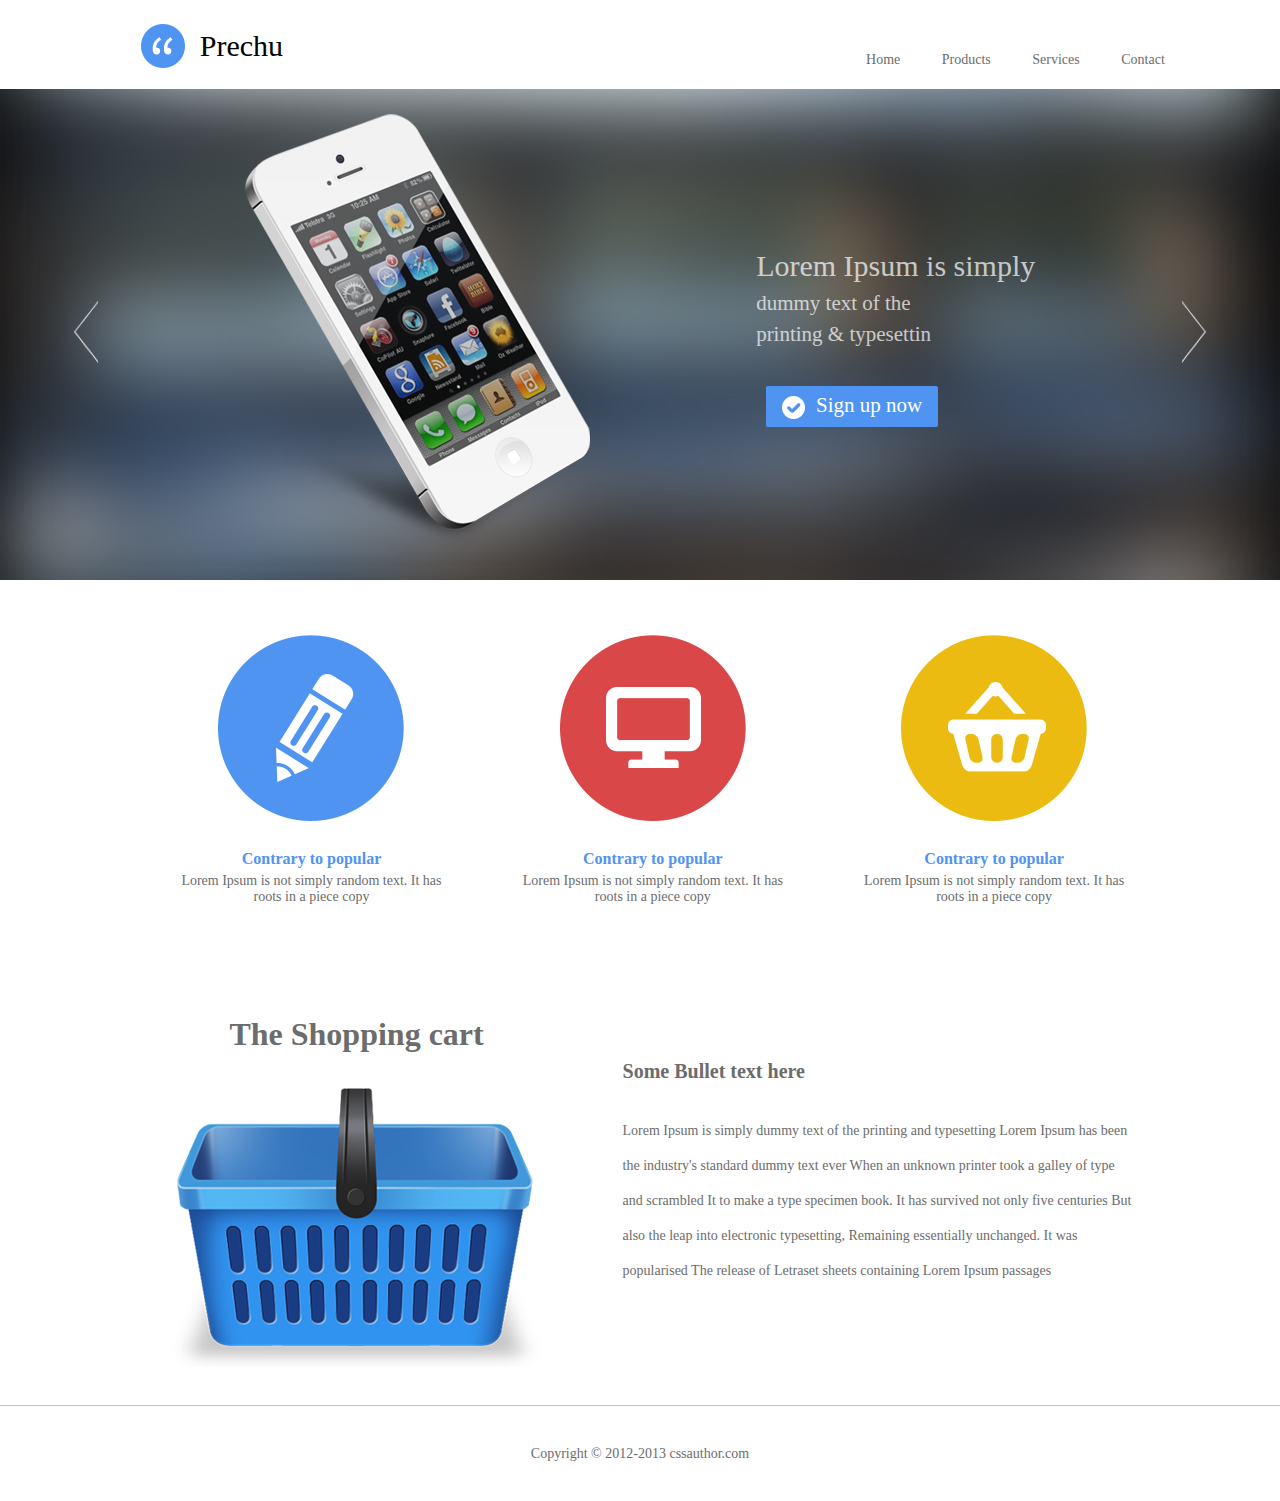
<file: hm1-responsive/index.html>
<!DOCTYPE html>
<html lang="en">
<head>
    <meta charset="UTF-8">
    <title>Homework 1</title>
    <link rel="stylesheet" href="css/style.css">
    <link rel="shortcut icon" href="img/favicon.png" type="img/png" >
    <meta name="viewport" content="width=device-width, initial-scale=1.0 maximum-scale=1.0, user-scalable=no">
</head>
<body>
    <div class="content">
        <header class="header">
        <div class="logo header__logo">
            <div class="center">
                <img class="logo__image" src="img/logo.png" alt="logo">
                <p class="logo__text">Prechu</p>
            </div>
        </div>
        <div class="menu header__menu">
            <nav class="menu__nav">
                <a class="menu__link" href="#">Home</a>
                <a class="menu__link" href="#">Products</a>
                <a class="menu__link" href="#">Services</a>
                <a class="menu__link" href="#">Contact</a>
            </nav>
            <div class="burger">
                <div class="menu__burger">
                    <div class="burgerLine burgerLine-first"></div>
                    <div class="burgerLine burgerLine-second"></div>
                    <div class="burgerLine burgerLine-first"></div>
                </div>
            </div>
        </div>
    </header>
    </div>
    <!----------->
    <main>
        <div class="banner">
                <div class="banner__pointer">
                    <a href="#"><img src="img/pointerleft.png"></a>
                </div>
                <div class="banner__image">
                    <img src="img/iphone.png" alt="iphone" >
                </div>
                <div class="banner__content">
                    <div class="banner__text">
                        <p><span class="banner__heading">Lorem Ipsum is simply  </span> <br> dummy text of the <br>printing & typesettin</p>
                    </div>
                    <div class ="banner__button">
                        <a href="#" class="button__link"><img class= "button__image"src="img/signup.png">Sign up now</a>
                    </div>
                </div>
                <div class="banner__pointer">
                    <a href="#"><img src="img/pointerright.png"></a>
                </div>
            </div>

        <div class="content">
            <div class="content1">
                <div class="content1__section content1__section-top">
                    <img src="img/1.png" alt="image1" class="content1__image">
                    <div class="content1__blockText">
                        <h3 class="content1__title">Contrary to popular</h3>
                        <p class="content1__text">Lorem Ipsum is not simply random text. It has roots in a piece  copy</p>
                    </div>
                </div>
                <div class="content1__section">
                    <img src="img/2.png" alt="image2" class="content1__image">
                    <div class="content1__blockText">
                        <h3 class="content1__title ">Contrary to popular</h3>
                        <p class="content1__text">Lorem Ipsum is not simply random text. It has roots in a piece
                            copy</p>
                    </div>
                </div>
                <div class="content1__section">
                    <img src="img/3.png" alt="image3" class="content1__image">
                    <div class="content1__blockText">
                        <h3 class="content1__title ">Contrary to popular</h3>
                        <p class="content1__text">Lorem Ipsum is not simply random text. It has roots in a piece
                            copy</p>
                    </div>
                </div>
            </div>
            <div class="content2">
                <div class="content2__left content2Left">
                    <h2 class="content2Left__title">The Shopping cart</h2>
                    <img class="content2Left__img" src="img/cart.png">
                </div>
                <div class="content2__right content2Right">
                    <h3 class="content2Right__title">Some Bullet text here</h3>
                    <p class="content2Right__text"> Lorem Ipsum is simply dummy text of the printing and typesetting
                        Lorem Ipsum has been the industry's standard dummy text ever
                        When an unknown printer took a galley of type and scrambled
                        It to make a type specimen book. It has survived not only five centuries
                        But also the leap into electronic typesetting,
                        Remaining essentially unchanged. It was popularised
                        The release of Letraset sheets containing Lorem Ipsum passages</p>
                </div>
            </div>
        </div>
    </main>
    <!----------->
    <footer class="footer">
        <p class="footer__text">Copyright © 2012-2013 cssauthor.com</p>
    </footer>
</body>
</html>
</file>
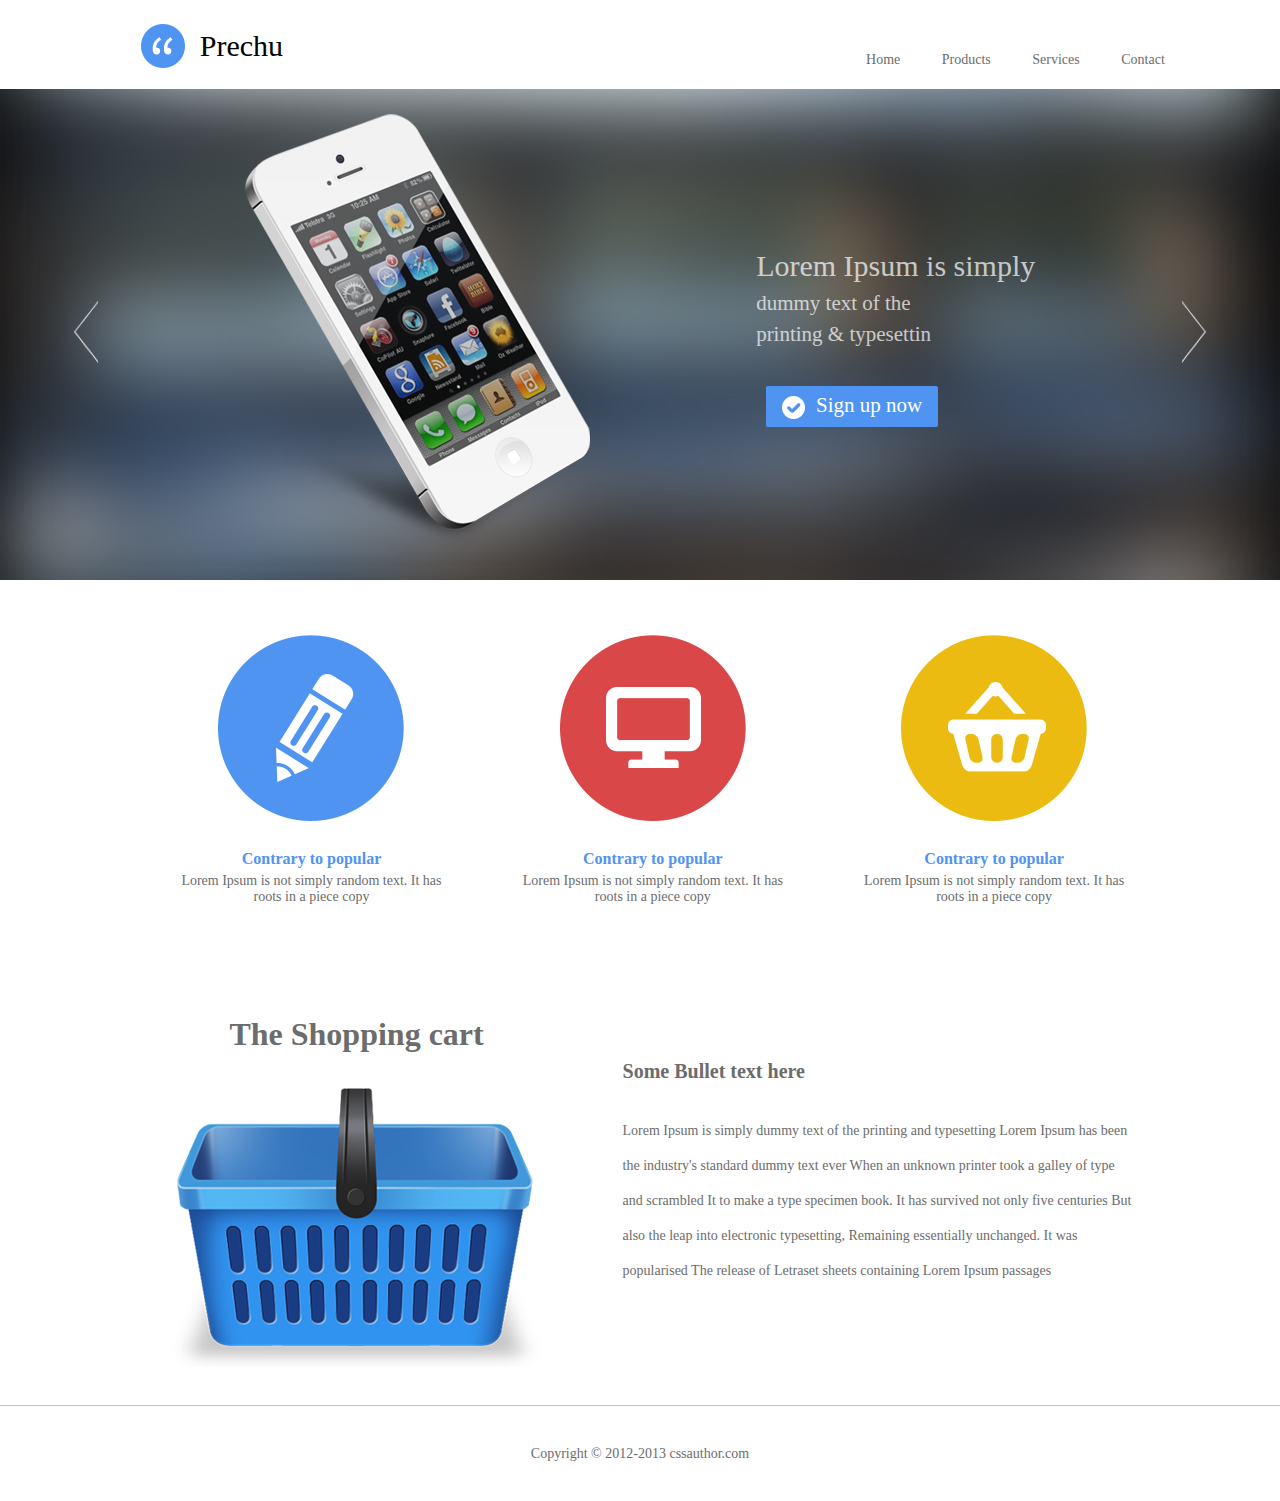
<file: Homework1-responsive/index.html>
<!DOCTYPE html>
<html lang="en">
<head>
    <meta charset="UTF-8">
    <title>Homework 1</title>
    <link rel="stylesheet" href="css/style.css">
    <link rel="shortcut icon" href="img/favicon.png" type="img/png" >
    <meta name="viewport" content="width=device-width, initial-scale=1 maximum-scale=1.0, user-scalable=no">
</head>
<body>
    <div class="content">
        <header class="header">
        <div class="logo header__logo">
            <div class="center">
                <img class="logo__image" src="img/logo.png" alt="logo">
                <p class="logo__text">Prechu</p>
            </div>
        </div>
        <div class="menu header__menu">
            <nav class="menu__nav">
                <a class="menu__link" href="#">Home</a>
                <a class="menu__link" href="#">Products</a>
                <a class="menu__link" href="#">Services</a>
                <a class="menu__link" href="#">Contact</a>
            </nav>
            <div class="burger">
                <div class="menu__burger">
                    <div class="burgerLine burgerLine-first"></div>
                    <div class="burgerLine burgerLine-second"></div>
                    <div class="burgerLine burgerLine-first"></div>
                </div>
            </div>
        </div>
    </header>
    </div>
    <!----------->
    <main>
        <div class="banner">
                <div class="banner__pointer">
                    <a href="#"><img src="img/pointerleft.png"></a>
                </div>
                <div class="banner__image">
                    <img src="img/iphone.png" alt="iphone" >
                </div>
                <div class="banner__content">
                    <div class="banner__text">
                        <p><span class="banner__heading">Lorem Ipsum is simply  </span> <br> dummy text of the <br>printing & typesettin</p>
                    </div>
                    <div class ="banner__button">
                        <a href="#" class="button__link"><img class= "button__image"src="img/signup.png">Sign up now</a>
                    </div>
                </div>
                <div class="banner__pointer">
                    <a href="#"><img src="img/pointerright.png"></a>
                </div>
            </div>

        <div class="content">
            <div class="content1">
                <div class="content1__section content1__section-top">
                    <img src="img/1.png" alt="image1" class="content1__image">
                    <div class="content1__blockText">
                        <h3 class="content1__title">Contrary to popular</h3>
                        <p class="content1__text">Lorem Ipsum is not simply random text. It has roots in a piece  copy</p>
                    </div>
                </div>
                <div class="content1__section">
                    <img src="img/2.png" alt="image2" class="content1__image">
                    <div class="content1__blockText">
                        <h3 class="content1__title ">Contrary to popular</h3>
                        <p class="content1__text">Lorem Ipsum is not simply random text. It has roots in a piece
                            copy</p>
                    </div>
                </div>
                <div class="content1__section">
                    <img src="img/3.png" alt="image3" class="content1__image">
                    <div class="content1__blockText">
                        <h3 class="content1__title ">Contrary to popular</h3>
                        <p class="content1__text">Lorem Ipsum is not simply random text. It has roots in a piece
                            copy</p>
                    </div>
                </div>
            </div>
            <div class="content2">
                <div class="content2__left content2Left">
                    <h2 class="content2Left__title">The Shopping cart</h2>
                    <img class="content2Left__img" src="img/cart.png">
                </div>
                <div class="content2__right content2Right">
                    <h3 class="content2Right__title">Some Bullet text here</h3>
                    <p class="content2Right__text"> Lorem Ipsum is simply dummy text of the printing and typesetting
                        Lorem Ipsum has been the industry's standard dummy text ever
                        When an unknown printer took a galley of type and scrambled
                        It to make a type specimen book. It has survived not only five centuries
                        But also the leap into electronic typesetting,
                        Remaining essentially unchanged. It was popularised
                        The release of Letraset sheets containing Lorem Ipsum passages</p>
                </div>
            </div>
        </div>
    </main>
    <!----------->
    <footer class="footer">
        <p class="footer__text">Copyright © 2012-2013 cssauthor.com</p>
    </footer>
</body>
</html>
</file>
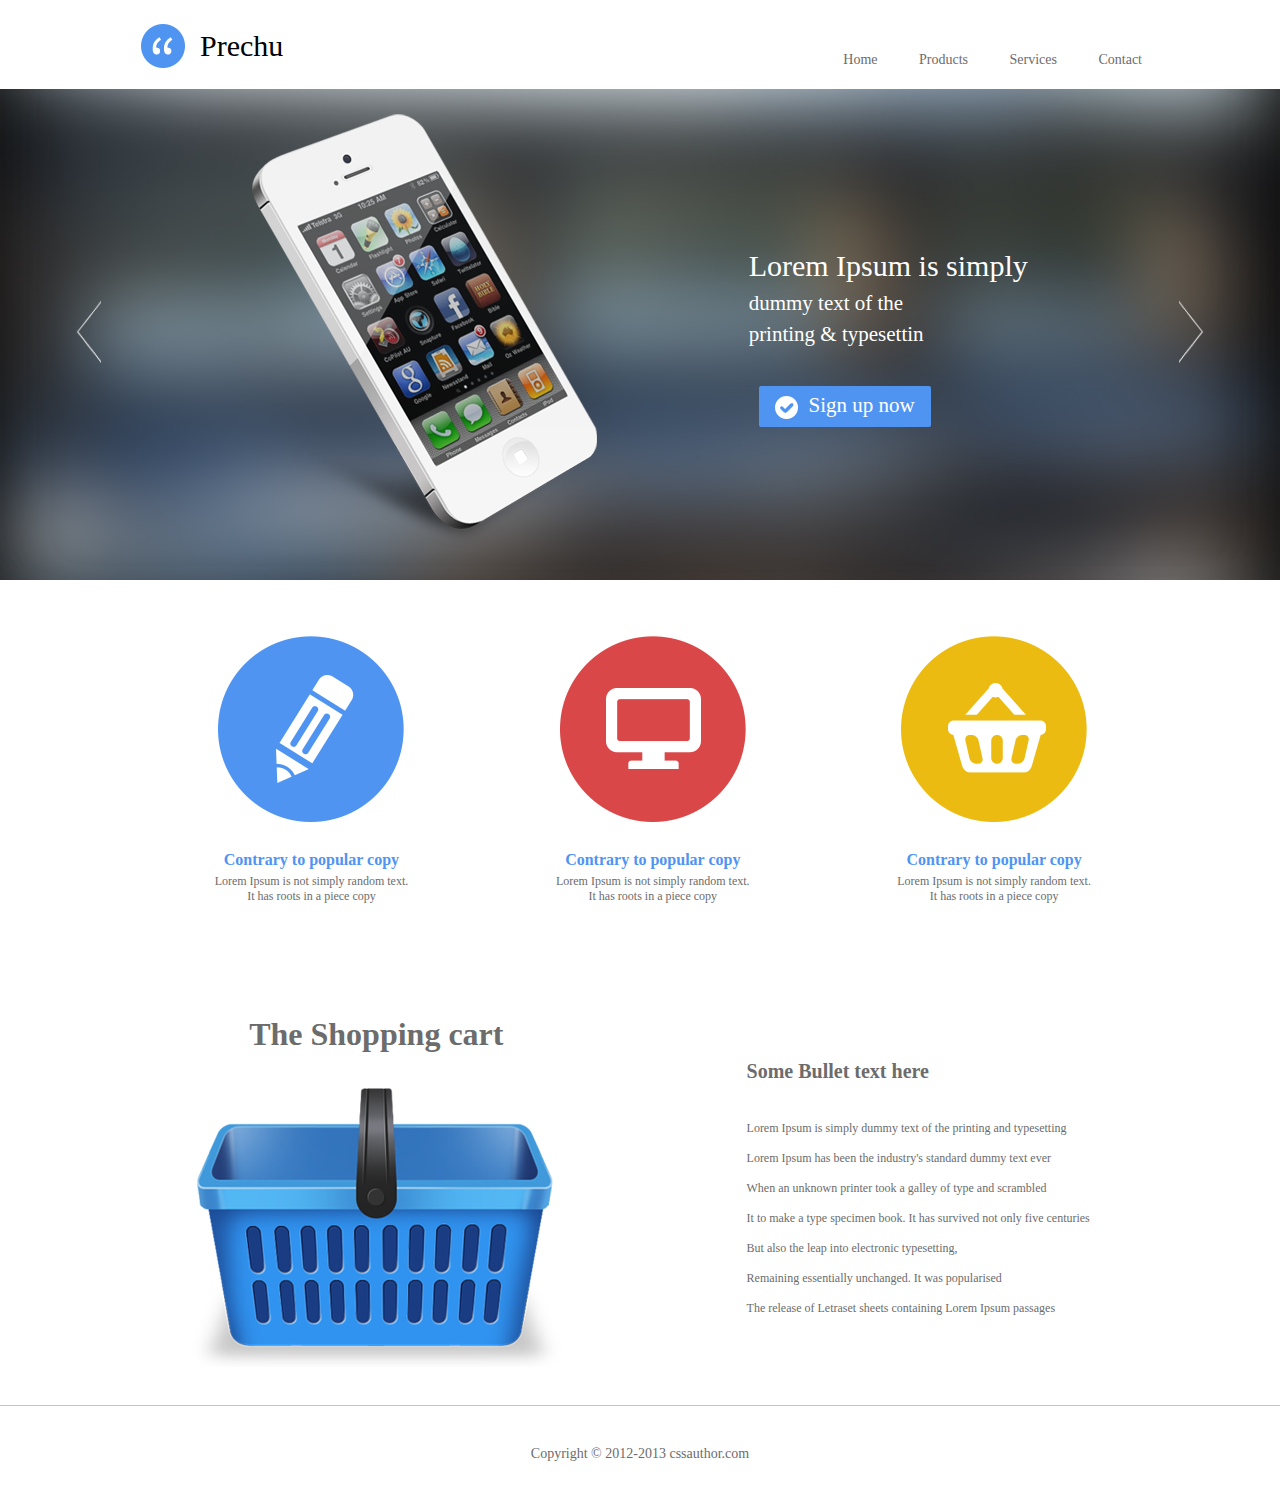
<file: Homework1/index.html>
<!DOCTYPE html>
<html lang="en">
<head>
    <meta charset="UTF-8">
    <title>Homework 1</title>
    <link rel="stylesheet" href="css/style.css">
    <link rel="shortcut icon" href="img/favicon.png" type="img/png" >
</head>
<body>
    <header class="header">
        <div class="logo header__logo">
            <div class="center">
                <img class="logo__image" src="img/logo.png" alt="logo">
                <p class="logo__text">Prechu</p>
            </div>
        </div>
        <div class="menu header__menu">
            <nav class="menu__nav">
                <a class="menu__link" href="#">Home</a>
                <a class="menu__link" href="#">Products</a>
                <a class="menu__link" href="#">Services</a>
                <a class="menu__link" href="#">Contact</a>
            </nav>
        </div>
    </header>
    <!----------->
    <main>
        <div class="banner">
            <div class="banner__pointer">
                <a href="#"><img src="img/pointerleft.png"></a>
            </div>
            <div class="banner__image">
                <img src="img/iphone.png" alt="iphone" >
            </div>
            <div class="banner__content">
                <div class="banner__text">
                    <p><span class="banner__heading">Lorem Ipsum is simply  </span> <br> dummy text of the <br>printing & typesettin</p>
                </div>
                <div class ="banner__button">

                    <a href="#" class="button__link"><img class= "button__image"src="img/signup.png">Sign up now</a>
                </div>
            </div>
            <div class="banner__pointer">
                <a href="#"><img src="img/pointerright.png"></a>
            </div>
        </div>

        <div class="content">
            <div class="content1">
                <div class="content1__section">
                    <img src="img/1.png" alt="image1">
                    <h3 class="content1__title">Contrary to popular copy</h3>
                    <p class="content1__text">Lorem Ipsum is not simply random text.<br> It has roots in a piece  copy</p>
                </div>
                <div class="content1__section">
                    <img src="img/2.png" alt="image2">
                    <h3 class="content1__title ">Contrary to popular copy</h3>
                    <p class="content1__text">Lorem Ipsum is not simply random text.<br> It has roots in a piece  copy</p>
                </div>
                <div class="content1__section">
                    <img src="img/3.png" alt="image3">
                    <h3 class="content1__title ">Contrary to popular copy</h3>
                    <p class="content1__text">Lorem Ipsum is not simply random text.<br> It has roots in a piece  copy</p>
                </div>
            </div>
            <div class="content2">
                <div class="content2__left content2Left">
                    <h2 class="content2Left__title">The Shopping cart</h2>
                    <img src="img/cart.png">
                </div>
                <div class="content2__right content2Right">
                    <h3 class="content2Right__title">Some Bullet text here</h3>
                    <p class="content2Right__text"> Lorem Ipsum is simply dummy text of the printing and typesetting<br>
                        Lorem Ipsum has been the industry's standard dummy text ever<br>
                        When an unknown printer took a galley of type and scrambled<br>
                        It to make a type specimen book. It has survived not only five centuries<br>
                        But also the leap into electronic typesetting,<br>
                        Remaining essentially unchanged. It was popularised<br>
                        The release of Letraset sheets containing Lorem Ipsum passages<br></p>
                </div>
            </div>
        </div>
    </main>
    <!----------->
    <footer class="footer">
        <p class="footer__text">Copyright © 2012-2013 cssauthor.com</p>
    </footer>
</body>
</html>
</file>
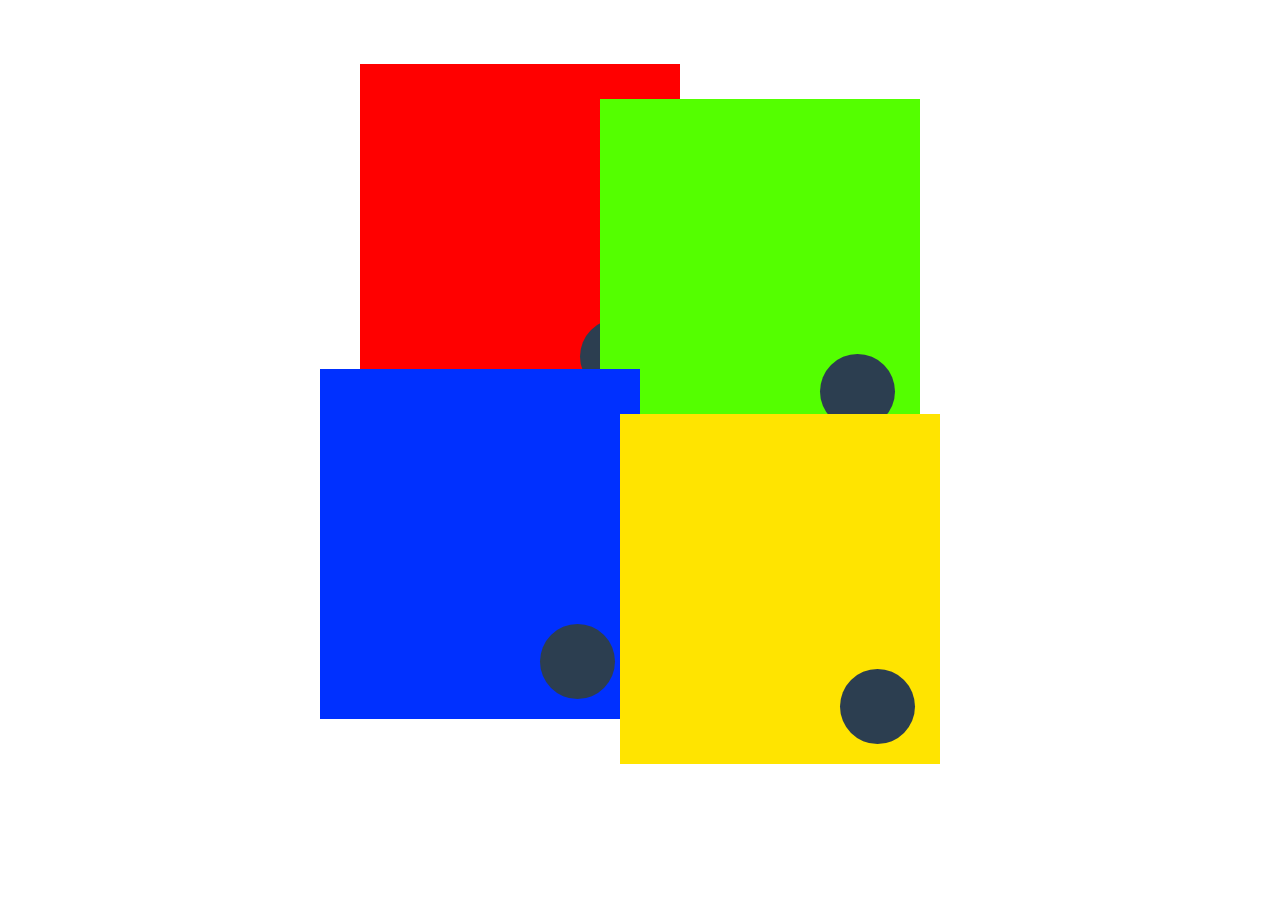
<file: Homework_3.1/index.html>
<!DOCTYPE html>
<html lang="en">
<head>
    <meta charset="UTF-8">
    <title>Layout3</title>
    <link rel="stylesheet" href="css/style.css">
    <link rel="shortcut icon" type="img/png" href="img/favicon.png">
</head>
<body>

    <div class="content">
        <div class="content__block block1" >
                <div class="block__circle">
                <div class="plus">
                    <div class="plus__1">
                        <div class="plus__2"></div>
                    </div>
                </div>
                </div>
        </div>
        <div class="content__block block2" >
            <div class="block__circle">
                <div class="plus">
                    <div class="plus__1">
                        <div class="plus__2"></div>
                    </div>
                </div>
            </div>
        </div>
        <div class="content__block block3" >
            <div class="block__circle">
                <div class="plus">
                    <div class="plus__1">
                        <div class="plus__2"></div>
                    </div>
                </div>
            </div>
        </div>
        <div class="content__block block4" >
            <div class="block__circle">
                <div class="plus">
                    <div class="plus__1">
                        <div class="plus__2"></div>
                    </div>
                </div>
            </div>
        </div>
    </div>

</body>
</html>
</file>
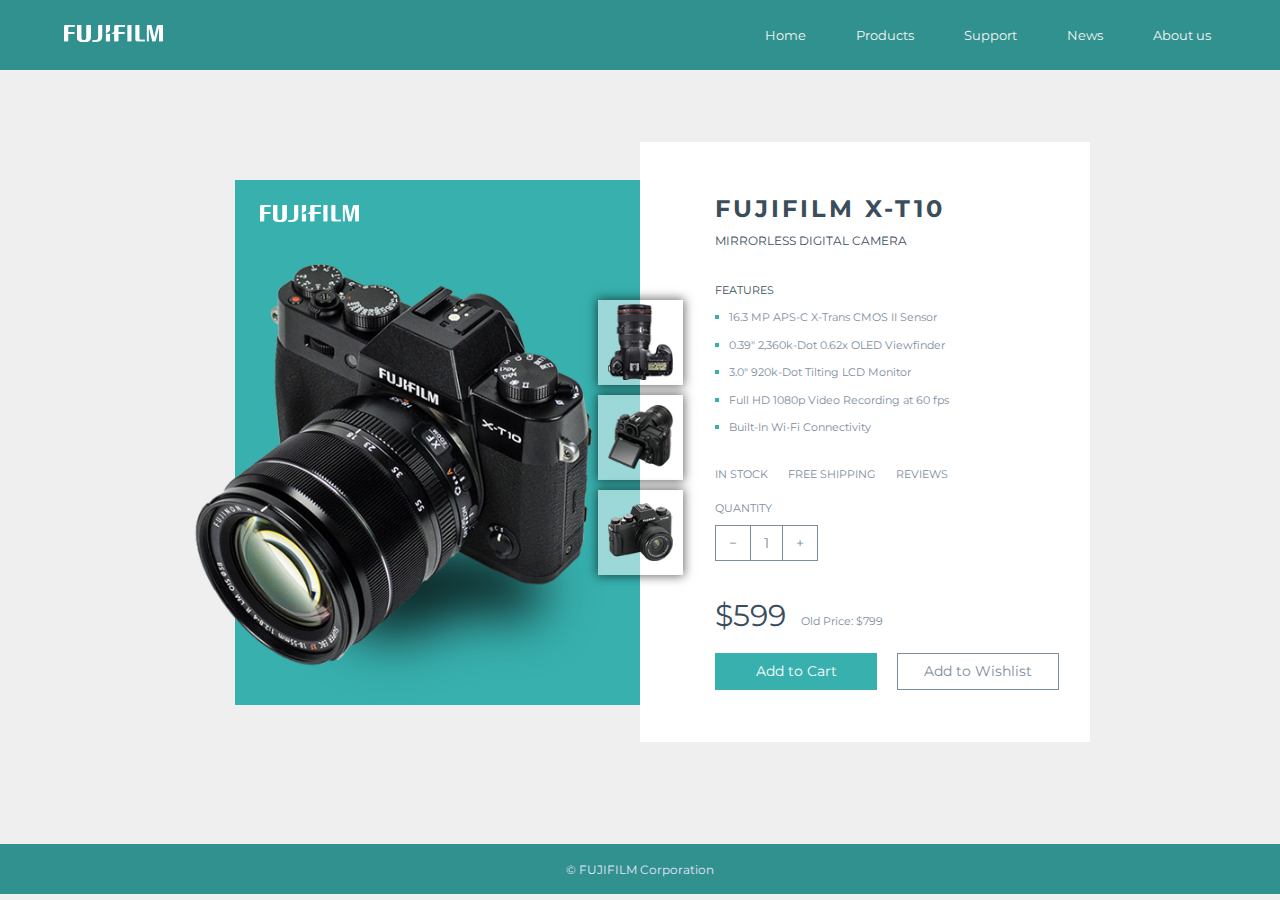
<file: Homework_3.2/index.html>
<!DOCTYPE html>
<html lang="en">
<head>
    <meta charset="UTF-8">
    <title>Layout4</title>
    <link rel="stylesheet" href="css/style.css">
    <link href="https://fonts.googleapis.com/css?family=Montserrat&display=swap" rel="stylesheet">
    <link rel="shortcut icon" type="img/png" href="img/favicon.png">
</head>
<body>
    <header class="header">
        <div class="header__logo">
            <img src="img/FujifilmLogo.png" alt="FujifilmLogo">
        </div>
        <div class="header__menu">
            <nav class="menu">
                <a href="#" class="menu__items">Home</a>
                <a href="#" class="menu__items">Products</a>
                <a href="#" class="menu__items">Support</a>
                <a href="#" class="menu__items">News</a>
                <a href="#" class="menu__items">About us</a>
            </nav>
        </div>
    </header>
    <main>
        <div class="container">
            <div class="content">
                <div class="content__left">
                    <div class="logo">
                        <img src="img/FujifilmLogo.png" alt="FujifilmLogo">
                    </div>
                    <div class="blockImg1">
                        <img src="img/camera.png" alt="camera">
                    </div>
                    <div class="blockImg2">
                        <img src="img/camera-shadow.png" alt="shadow">
                    </div>
                </div>
                <div class="content__center">
                    <div class="thumbnailImg1">
                        <img src="img/camera-top.png" alt="camera-top">
                    </div>
                    <div class="thumbnailImg1">
                        <img src="img/camera-back.png" alt="camera-back">
                    </div>
                    <div class="thumbnailImg1">
                        <img src="img/camera-right.png" alt="camera-right">
                    </div>
                </div>
                <div class="content__right">
                    <div class="blockRight">
                        <div class="blockText1">
                            <h1 class="titleRight">Fujifilm X-T10</h1>
                            <p>Mirrorless Digital Camera</p>
                        </div>
                        <ul class="blockText2"> Features
                            <li class="blockText2__list">16.3 MP APS-C X-Trans CMOS II Sensor</li>
                            <li class="blockText2__list">0.39" 2,360k-Dot 0.62x OLED Viewfinder</li>
                            <li class="blockText2__list">3.0" 920k-Dot Tilting LCD Monitor</li>
                            <li class="blockText2__list">Full HD 1080p Video Recording at 60 fps</li>
                            <li class="blockText2__list">Built-In Wi-Fi Connectivity</li>
                        </ul>
                        <ul class="blockText3">
                            <li class="blockText3__list">In Stock</li>
                            <li class="blockText3__list">Free Shipping</li>
                            <li class="blockText3__list">Reviews</li>
                        </ul>
                        <div class="blockText4">
                            <p>Quantity</p>
                            <table class="blockTable">
                                <tr>
                                    <td class="blockTable__value blockTable__value-active">−</td>
                                    <td class="blockTable__value">1</td>
                                    <td class="blockTable__value blockTable__value-active">+</td>
                                </tr>
                            </table>
                        </div>
                        <div class="blockText5">
                            <p class="blockText5__price">$599</p>
                            <p>Old Price: $799</p>
                        </div>
                        <div class="blockButton">
                            <p class="button1 button__active">Add to Cart</p>
                            <p class="button2 button__active">Add to Wishlist</p>
                        </div>
                    </div>
                </div>
            </div>
        </div>
    </main>
    <footer class="footer">
        <p class="footer__text">© <span class="footer__text-up">Fujifilm</span> Corporation</p>
    </footer>
</body>
</html>
</file>
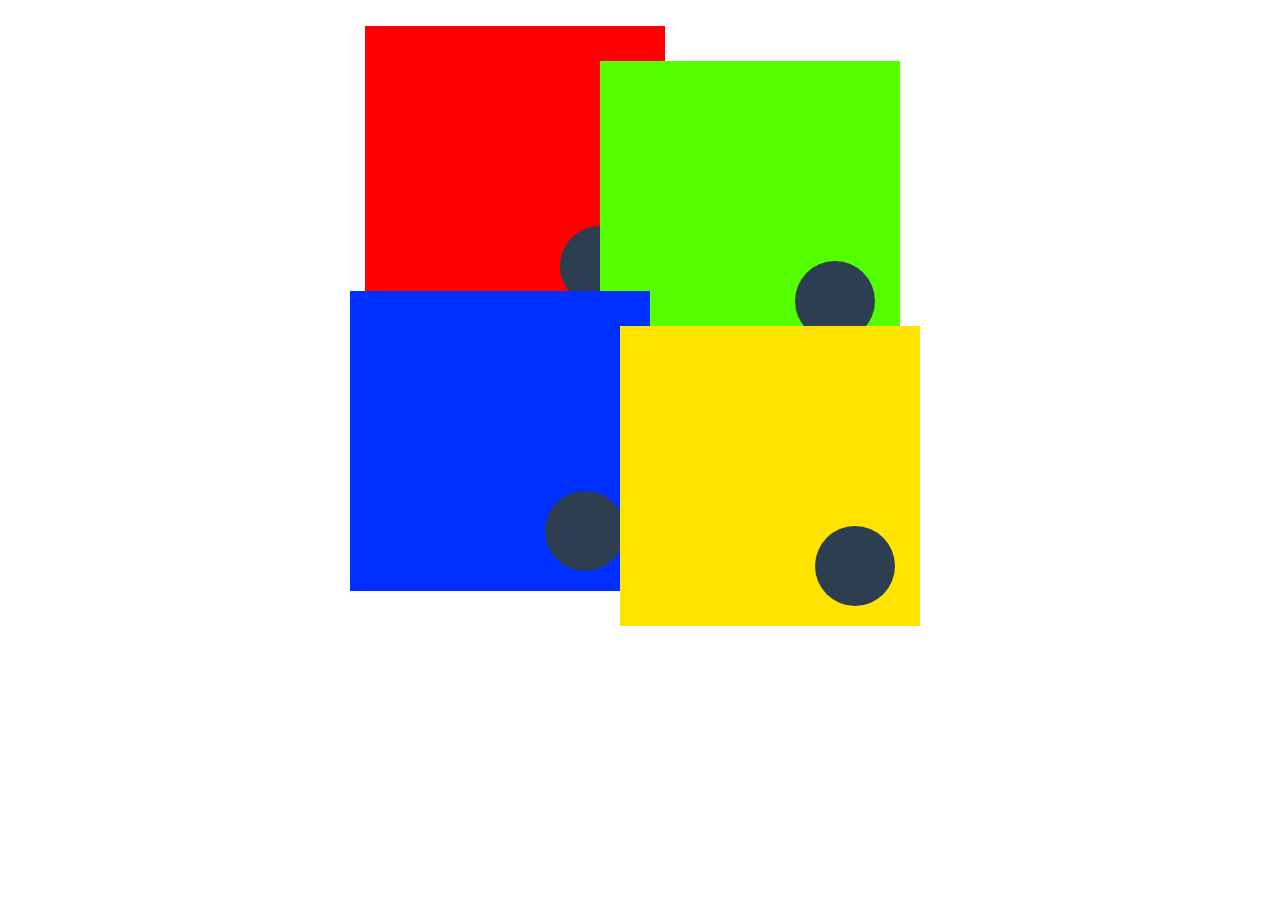
<file: layout3-responsive/index.html>
<!DOCTYPE html>
<html lang="en">
<head>
    <meta charset="UTF-8">
    <title>Layout3-R</title>
    <link rel="stylesheet" href="css/style.css">
    <link rel="shortcut icon" type="img/png" href="img/favicon.png">
    <meta name="viewport" content="width=device-width, initial-scale=1">
</head>
<body>
    <div class="content">
        <div class="box">
            <div class="box__item box__item-first">
                <div class="circle">
                    <div class="circle__plus"></div>
                </div>
            </div>

            <div class="box__item box__item-second">
                <div class="circle">
                    <div class="circle__plus"></div>
                </div>
            </div>

            <div class="box__item box__item-third">
                <div class="circle">
                    <div class="circle__plus"></div>
                </div>
            </div>
            <div class="box__item box__item-fourth">
                <div class="circle">
                    <div class="circle__plus"></div>
                </div>
            </div>
        </div>
    </div>
</body>
</html>
</file>
<file: hm1-responsive/css/style.css>
* {
    margin:0;
    padding:0;
}
body {
    font-family:Segoe UI Light;
}
img {
    max-width: 100%;
}
.header {
    width: 100%;
    height: 89px;
    display: flex;
    justify-content: space-between;
}
.logo {
    display:flex;
    align-items: flex-end;
    color: black;
    font-size: 30px;
}
.header__logo {
    margin-bottom:21px;

}
.center {
    display:flex;
    align-items: center;
}
.logo__image {
    margin-right: 15px;
}
.menu{
    display: flex;
    align-items: flex-end;
    font-size: 14px;
}
.header__menu {
    margin-bottom:21px;
}
.menu__link {
    text-decoration: none;
    color: #6c6c6c;
    margin-left: 38px;
    padding-bottom: 18px;
}
.menu__link:hover {
    border-bottom: 3px solid #5094f2;
}

.burger {
    display: none;
}
.menu__burger{
    display: flex;
    min-width: 58px;
    min-height: 43px;
    background: #5094f2;
    border-radius: 2px;
    flex-direction: column;
    justify-content: center;
    align-items: center;
    transition: .5s;
}
.menu__burger:hover {
    cursor: pointer;
    background: rgb(129, 129, 129);

}
.burgerLine {
    width: 36px;
    height: 5px;
    background: white;
    margin: 2px;
}
.banner {
    width: 100%;
    min-height: 491px;
    background: url(../img/background.jpg) no-repeat center/cover;
    display: flex;
    color: white;
    font-size: 21px;
    align-items: center;
    justify-content: space-around;

}
.banner__content {
    display: flex;
    flex-direction: column;
    align-items: flex-start;
    padding-left: 20px;
}
.banner__text {
    line-height: 1.5;
    opacity: 0.7;
}
.banner__heading {
    font-size: 30px;
}
.banner__button {
    display: flex;
    width: 172px;
    height: 41px;
    align-items: center;
    justify-content: center;
    margin-top: 35px;
    background: #5094f2;
    border-radius: 2px;
    margin-left: 10px;
}
.banner__button:hover {
    cursor: pointer;
    background: #3f70bc;
}
.button__link {
    text-decoration: none;
    color: white;
    cursor: pointer;
}
.button__image {
    vertical-align: middle;
    margin-right: 11px;
}
.content {
    width: 80%;
    padding: 0 11%;

}
.content1 {
    display: flex;
    justify-content: space-around;
    align-items: center;
    min-height: 380px;
}
.content1__section {
    font-size: 14px;
    color: #6c6c6c;
    text-align: center;
    padding: 0 30px;
}
.content1__title {
    font-size: 16px;
    color: #5094f2;
    padding: 25px 0 5px;
}
.content2 {
    min-height: 445px;
    display:flex;
    justify-content: space-around;
    color: #6c6c6c;
}
.content2__left{
    padding-top: 56px;
    padding-right: 20px;
    text-align:center;
}
.content2Left__title{
    font-size: 32px;
    padding-bottom: 35px;
}
.content2__right {
    padding-top: 100px;
    font-size: 14px;
    width: 50%;
}
.content2Right__title {
    font-size: 20px;
    padding-bottom: 30px;
}
.content2Right__text {
    line-height: 2.5;
}
.footer {
    height: 95px;
    width:100%;
    display: flex;
    align-items: center;
    justify-content: center;
    color: #6c6c6c;
    border-top: 1px solid #c4c4c4;
    font-size: 14px;
}
@media screen and (max-width: 900px) {
    .content1__image{
        width: 80%;
    }
    .content2__left{
        width: 45%;
    }
}
@media screen and (max-width: 850px) {
    .menu__nav {
        display: none;
    }
    .burger {
        display: block;
        float: right;
}
    .banner {
        height: 60%;

    }
    .banner__pointer {
        display: none;
    }
    .content {
        padding: 0;
        width: 90%;
        margin: 0 auto;
    }
    .content1 {
        display: flex;
        flex-flow: column nowrap;
        justify-content: flex-start;
        align-items: flex-start;
    }

    .content1__section {
        display: flex;
        width: 100%;
        border-bottom: #c4c4c4 solid 1px;
        padding: 20px 10px;
        align-items: center;
    }
    .content1__section-top {
        padding-top: 40px;
    }
    .content1__image {
        width: 125px;
        padding-right: 20px;
    }
    .content1__blockText {
        width: 80%;
    }
    .content1__title {
        font-size: 25px;
        text-align: left;
        display: flow;
    }
    .content1__text {
        font-size: 14px;
        text-align: left;
    }
    .content2__left{
        width: 40%;
    }
    .content2Right__text {
        font-size: 14px;
        line-height: 2.2;
    }
}
@media screen and (max-width: 768px) {
    .banner {
        min-height: 290px;
    }
    .banner__image {
        width: 200px;
        padding-left: 40px;
    }
    .banner__text {
        font-size: 75%;
    }
    .banner__content {
        display: initial;
        padding-right: 40px;
    }
    .banner__button {
        margin: 30px 0;
    }
    .content2 {
        flex-direction: column;
        align-items: center;
    }
    .content2Left{
        width: 100%;
    }
    .content2Left__img {
        width: 200px;
    }
    .content2__right {
        width: 80%;
        padding: 50px 0;
    }
    .content2Right__title {
        font-size: 25px;
        padding-bottom: 20px;
    }
    .content2Right__text {
        font-size: 15px;
        line-height: 2.5;
    }
}
@media screen and (max-width: 510px) {
    .banner__image {
        width: 200px;
        padding-left: 20px;
    }

    .banner__content {
        padding-right: 20px;}

    .banner__heading {
        font-size: 25px;
        line-height: 1;
    }
    .content2Right__text {
        text-align: justify;
    }
}
</file>
<file: Homework1-responsive/css/style.css>
* {
    margin:0;
    padding:0;
}
body {
    font-family:Segoe UI Light;
}
img {
    max-width: 100%;
}
.header {
    width: 100%;
    height: 89px;
    display: flex;
    justify-content: space-between;
}
.logo {
    display:flex;
    align-items: flex-end;
    color: black;
    font-size: 30px;
}
.header__logo {
    margin-bottom:21px;

}
.center {
    display:flex;
    align-items: center;
}
.logo__image {
    margin-right: 15px;
}
.menu{
    display: flex;
    align-items: flex-end;
    font-size: 14px;
}
.header__menu {
    margin-bottom:21px;
}
.menu__link {
    text-decoration: none;
    color: #6c6c6c;
    margin-left: 38px;
    padding-bottom: 18px;
}
.menu__link:hover {
    border-bottom: 3px solid #5094f2;
}

.burger {
    display: none;
}
.menu__burger{
    display: flex;
    min-width: 58px;
    min-height: 43px;
    background: #5094f2;
    border-radius: 2px;
    flex-direction: column;
    justify-content: center;
    align-items: center;
    transition: .5s;
}
.menu__burger:hover {
    cursor: pointer;
    background: rgb(129, 129, 129);

}
.burgerLine {
    width: 36px;
    height: 5px;
    background: white;
    margin: 2px;
}
.banner {
    width: 100vw;
    min-height: 491px;
    background: url(../img/background.jpg) no-repeat center/cover;
    display: flex;
    color: white;
    font-size: 21px;
    align-items: center;
    justify-content: space-around;

}
.banner__content {
    display: flex;
    flex-direction: column;
    align-items: flex-start;
    padding-left: 20px;
}
.banner__text {
    line-height: 1.5;
    opacity: 0.7;
}
.banner__heading {
    font-size: 30px;
}
.banner__button {
    display: flex;
    width: 172px;
    height: 41px;
    align-items: center;
    justify-content: center;
    margin-top: 35px;
    background: #5094f2;
    border-radius: 2px;
    margin-left: 10px;
}
.banner__button:hover {
    cursor: pointer;
    background: #3f70bc;
}
.button__link {
    text-decoration: none;
    color: white;
    cursor: pointer;
}
.button__image {
    vertical-align: middle;
    margin-right: 11px;
}
.content {
    width: 80%;
    margin: 0 11%;

}
.content1 {
    display: flex;
    justify-content: space-around;
    align-items: center;
    min-height: 380px;
}
.content1__section {
    font-size: 14px;
    color: #6c6c6c;
    text-align: center;
    padding: 0 30px;
}
.content1__title {
    font-size: 16px;
    color: #5094f2;
    padding: 25px 0 5px;
}
.content2 {
    min-height: 445px;
    display:flex;
    justify-content: space-around;
    color: #6c6c6c;
}
.content2__left{
    padding-top: 56px;
    padding-right: 20px;
    text-align:center;
}
.content2Left__title{
    font-size: 32px;
    padding-bottom: 35px;
}
.content2__right {
    padding-top: 100px;
    font-size: 14px;
    width: 50%;
}
.content2Right__title {
    font-size: 20px;
    padding-bottom: 30px;
}
.content2Right__text {
    line-height: 2.5;
}
.footer {
    height: 95px;
    width:100vw;
    display: flex;
    align-items: center;
    justify-content: center;
    color: #6c6c6c;
    border-top: 1px solid #c4c4c4;
    font-size: 14px;
}
@media screen and (max-width: 900px) {
    .content1__image{
        width: 80%;
    }
    .content2__left{
        width: 45%;
    }
}
@media screen and (max-width: 850px) {
    .menu__nav {
        display: none;
    }
    .burger {
        display: block;
        float: right;
}
    .banner {
        height: 60%;
        padding: 0 5%;
    }
    .banner__pointer {
        display: none;
    }
    .content {
        width: 100%;
        margin: 0 5%;
    }
    .content1 {
        display: flex;
        flex-flow: column nowrap;
        justify-content: flex-start;
        align-items: flex-start;
    }

    .content1__section {
        display: flex;
        width: 100vw;
        border-bottom: #c4c4c4 solid 1px;
        padding: 20px 10px;
        align-items: center;
    }
    .content1__section-top {
        padding-top: 40px;
    }
    .content1__image {
        width: 125px;
        padding-right: 20px;
    }
    .content1__blockText {
        width: 80%;
    }
    .content1__title {
        font-size: 25px;
        text-align: left;
        display: flow;
    }
    .content1__text {
        font-size: 14px;
        text-align: left;
    }
    .content2__left{
        width: 40%;
    }
    .content2Right__text {
        font-size: 14px;
        line-height: 2.2;
    }
}
@media screen and (max-width: 768px) {
    .banner {
        min-height: 290px;
    }
    .banner__image {
        width: 200px;
    }
    .banner__text {
        font-size: 75%;
    }
    .banner__content {
        display: initial;
        padding-right: 10px;
    }
    .banner__button {
        margin: 30px 0;
    }
    .content2 {
        flex-direction: column;
        align-items: center;
    }
    .content2Left{
        width: 100%;
    }
    .content2Left__img {
        width: 200px;
    }
    .content2__right {
        width: 80%;
        padding: 50px 0;
    }
    .content2Right__title {
        font-size: 25px;
        padding-bottom: 20px;
    }
    .content2Right__text {
        font-size: 15px;
        line-height: 2.5;
    }
}
@media screen and (max-width: 510px) {
    .banner__heading {
        font-size: 25px;
        line-height: 1;
    }
    .content2Right__text {
        text-align: justify;
    }
}
</file>
<file: Homework1/css/style.css>
* {
    margin:0;
    padding:0;
}
body {
    font-family:Segoe UI Light;
}
.header {
    width: 100%;
    height: 89px;
    display: flex;
    justify-content: space-between;
}
.logo {
    display:flex;
    align-items: flex-end;
    color: black;
    font-size: 30px;
}
.header__logo {
    margin: 0 0 21px 141px;

}
.center {
    display:flex;
    align-items: center;
}
.logo__image {
    margin-right: 15px;
}
.menu{
    display: flex;
    align-items: flex-end;
    font-size: 14px;
}
.header__menu {
    margin: 0 138px 21px 0;
}
.menu__link {
    text-decoration: none;
    color: #6c6c6c;
    margin-left: 38px;
    padding-bottom: 18px;
}
.menu__link:hover {
    border-bottom: 3px solid #5094f2;
}
.banner {
    width: 100%;
    height: 491px;
    background: url(../img/background.jpg) no-repeat center/cover;
    display: flex;
    color: white;
    font-size: 21px;
    align-items: center;
    justify-content: space-around;

}
.banner__content {
    display: flex;
    flex-direction: column;
    align-items: flex-start;
}
.banner__text {
    line-height: 1.5;
}
.banner__heading {
    font-size: 30px;
}
.banner__button {
    display: flex;
    width: 172px;
    height: 41px;
    align-items: center;
    justify-content: center;
    margin-top: 35px;
    background: #5094f2;
    border-radius: 2px;
    margin-left: 10px;

}
.button__link {
    text-decoration: none;
    color: white;
}
.button__image {
    vertical-align: middle;
    margin-right: 11px;
}
.content {
    width: 80%;
    margin: 0 11%;

}
.content1 {
    display: flex;
    justify-content: space-around;
    align-items: center;
    height: 380px;

}
.content1__section {
    font-size: 12px;
    color: #6c6c6c;
    text-align: center;
}
.content1__title {
    font-size: 16px;
    color: #5094f2;
    padding: 25px 0 5px;
}
.content2 {
    height: 445px;
    display:flex;
    justify-content: space-between;
    color: #6c6c6c;
}
.content2__left{
    padding-top: 56px;
    padding-left: 50px;
    text-align:center;
}
.content2Left__title{
    font-size: 32px;
    padding-bottom: 35px;
}
.content2__right {
    padding-right: 75px;
    padding-top: 100px;
    font-size: 12px;
}
.content2Right__title {
    font-size: 20px;
    padding-bottom: 30px;
}
.content2Right__text {
    line-height: 2.5;
}
.footer {
    height: 95px;
    width:100%;
    display: flex;
    align-items: center;
    justify-content: center;
    color: #6c6c6c;
    border-top: 1px solid #c4c4c4;
    font-size: 14px;
}
</file>
<file: Homework_3.1/css/style.css>
*{
    margin:0;
    pading:0;
}
body {
    display: flex;
    justify-content: center;
}
.content {
    width: 50%;
    margin: 5% 5%;
    display: flex;
    flex-flow: wrap;
    justify-content: center;
    justify-items: auto;
}
.content__block{
    width: 50%;
    height: 350px;
    display: flex;
    justify-content: flex-end;
    align-items: flex-end;
    position: relative;
}
.block__circle{
    width:75px;
    height: 75px;
    background: #2c3e50;
    border-radius: 50%;
    margin: 20px 25px;
    display: flex;
    align-items: center;
    justify-content: center;
}
.block1 {
    background: #ff0000;
    left: 40px;
}
.block2 {
    background: #54ff00;
    right: 40px;
    top: 35px;

}
.block3{
    background: #0030ff;
    bottom: 45px;

}
.block4{
    background: #ffe400;
    right: 20px;
}
.content__block:hover {
    z-index: 1;

}
.plus {
    opacity: 0;

}
.plus__1 {
    width: 60px;
    height: 5px;
    display: flex;
    align-items: center;
    justify-content: center;
    background: black;

}
.plus__2 {
    height: 60px;
    width: 5px;
    background: black;
}
.block__circle:hover {
    cursor: pointer;
    opacity: 1;

}
.plus:hover {
    opacity: 1;


}
</file>
<file: Homework_3.2/css/style.css>
*{
    margin:0;
    padding:0;
}
body {
    font-family: 'Montserrat', sans-serif;
    background: #efefef;
}

.header{
    width:100%;
    height: 70px;
    background: #30918f;
    display: flex;
    justify-content: space-between;
    align-items: center;
}
.header__logo {
    margin-left: 5%;
}
.header__menu {
    margin-right: 5%;
}
.menu {
    display: flex;
    justify-content: flex-end;
    font-size: 13px;
}
.menu__items {
    text-decoration: none;
    color: whitesmoke;
    margin-left: 40px;
    padding: 5px;
    text-align: center;
}
.container {
    margin: 0 auto;
    width: 900px;
    height: 600px;
    position: relative;

}
.content {
    display: flex;
    justify-content: center;
    align-items: center;
    margin-top: 8%;
}
.content__left {
    width: 45%;
    height: 525px;
    background: #37b0ae;
    position: relative;
    margin-left: 5%;
}
.logo {
    padding: 25px;
    position: absolute;
}
.blockImg1 img { width: 90%}
.blockImg1 {
    position: absolute;
    left: -45px;
    top: 84px;
    z-index: 1;
}
.blockImg2 img { width: 90%;}
.blockImg2 {
    position: absolute;
    top:300px;
    left: 40px;
}
.content__center {
    position: absolute;
    z-index: 1;
}
.thumbnailImg1 {
    background: rgba(255, 255, 255, 0.5);
    width: 85px;
    height: 85px;
    display: flex;
    justify-content: center;
    align-items: center;
    margin-bottom: 10px;
    box-shadow: 0 0 10px 1px rgba(0,0,0,0.6);
    transition: 0.3s;
}
.thumbnailImg1 img {width: 65px;}
.content__right {
    width: 50%;
    height: 600px;
    background: white;
    position: relative;
    color:#7c8d9c;
    font-size: 11px;
}
.blockRight {
    padding-left: 75px;
}
.blockText1 {
    text-transform: uppercase;
    color: #3a4d5c;
    font-size: 12px;
    line-height: 1.8;
    padding: 45px 0 25px 0;
 }
.titleRight {
    font-size: 24px;
    letter-spacing: 3px;
}
.blockText2 {
    text-transform: uppercase;
    line-height: 2.5;
    color: #3a4d5c;
}
.blockText2__list {
    list-style: none;
    text-transform: none;
    color:#7c8d9c;
}
.blockText3 {
    display: flex;
    flex-direction: row;
}
.blockText3__list {
    list-style: none;
    margin-right: 20px;
    text-transform: uppercase;
    padding: 25px 0 20px 0;
}
.blockText4 {
    text-transform: uppercase;
}
.blockTable {
    margin-top: 10px;
    border: 1px solid #7c8d9c;
    border-collapse: collapse;
}
.blockTable__value {
    border: 1px solid #7c8d9c;
    padding: 8px 13px;
    font-size: 14px;
}
.blockText5 {
    display: flex;
    flex-direction: row;
    align-items: flex-end;
    margin-top: 30px;
}
.blockText5__price {
    color: #3a4d5c;
    font-size: 30px;
    padding-right: 15px;
    position: relative;
    top: 6px;
}
.blockButton {
    display: flex;
    font-size: 14px;
    margin-top: 25px;
}
.button1 {
    display: block;
    width: 160px;
    height: 35px;
    background: #37b0ae;
    color: white;
    text-align: center;
    line-height: 35px;
    margin-right: 20px;
    border: 1px solid #37b0ae;
}
.button2 {
    display: block;
    width: 160px;
    height: 35px;
    text-align: center;
    line-height: 35px;
    border: 1px solid #7c8d9c;
}
.menu__items:hover {
    transform: scale(1.1);
    border-bottom: aquamarine solid 3px;
    color: lightgrey;
    transition: 0.1s;
}
.thumbnailImg1:hover {
    cursor: pointer;
    transform: scale(1.2);
    transition: 0.3s;
}
.blockTable__value-active:hover {
    cursor: pointer;
    background: lavender;
    color: black;
    transition: 0.3s;
}
.button__active:hover {
    cursor: pointer;
    background: lavender;
    color: black;
    border: 1px solid #7c8d9c;
    transition: 0.3s;
}
.blockText2__list::before {
    width: 4px;
    height: 4px;
    background-color: #37b0ae;
    content:"";
    float: left;
    margin: 11px 10px 0 0;
}
.footer {
    width: 100%;
    height: 50px;
    margin-top: 8%;
    background: #30918f;
    color: lavender;
    font-size: 12px;
    display: flex;
    align-items: center;
    justify-content: center;
}
.footer__text-up {
    text-transform: uppercase;
}
</file>
<file: layout3-responsive/css/style.css>
* {
    margin: 0;
    padding: 0;
    box-sizing: border-box;
}
.content {
    display: flex;
    justify-content: center;
    align-items: center;

}
.box {
    min-width: 600px;
    margin: 2% 0;
    display: flex;
    flex-flow: row wrap;
    align-items: center;
    justify-content: center;
}
.box__item {
    width: 50%;
    height: 300px;
    position: relative;
    display: flex;
    align-items: flex-end;
    justify-content: flex-end;
}
.box__item-first {
    background: #ff0000;
    left: 25px;
}
.box__item-second {
    background: #54ff00;
    right: 40px;
    top: 35px;
}
.box__item-third {
    background: #0030ff;
    bottom: 35px;
    left: 10px;
}
.box__item-fourth {
    background: #ffe400;
    right: 20px;
}
.circle {
    width:80px;
    height: 80px;
    background: #2c3e50;
    border-radius: 50%;
    margin: 20px 25px;
    display: flex;
    align-items: center;
    justify-content: center;
}
.circle__plus {
    width: 60px;
    height: 5px;
    display: none;
    background: black;
}
.circle__plus::before{
    content: '';
    width: 60px;
    height: 5px;
    background: black;
    position: absolute;
}
.circle__plus::before{
    transform: rotate(90deg);
}
.box__item:hover {
    transition: .3s;
    z-index: 1;
    transform: scale(1.05);
}
.circle:hover{
    cursor:pointer;
}
.circle:hover .circle__plus {
    display: block;
}
/*---------------------MediaQuery------------------------*/
@media screen and (max-width: 600px) {
    .box {
        flex-wrap: wrap-reverse;
        margin: 3%;
    }
    .box__item {
        width: 90%;
        position: initial;
    }
    .box__item:hover .circle__plus {
        display: block;
    }
}
</file>
